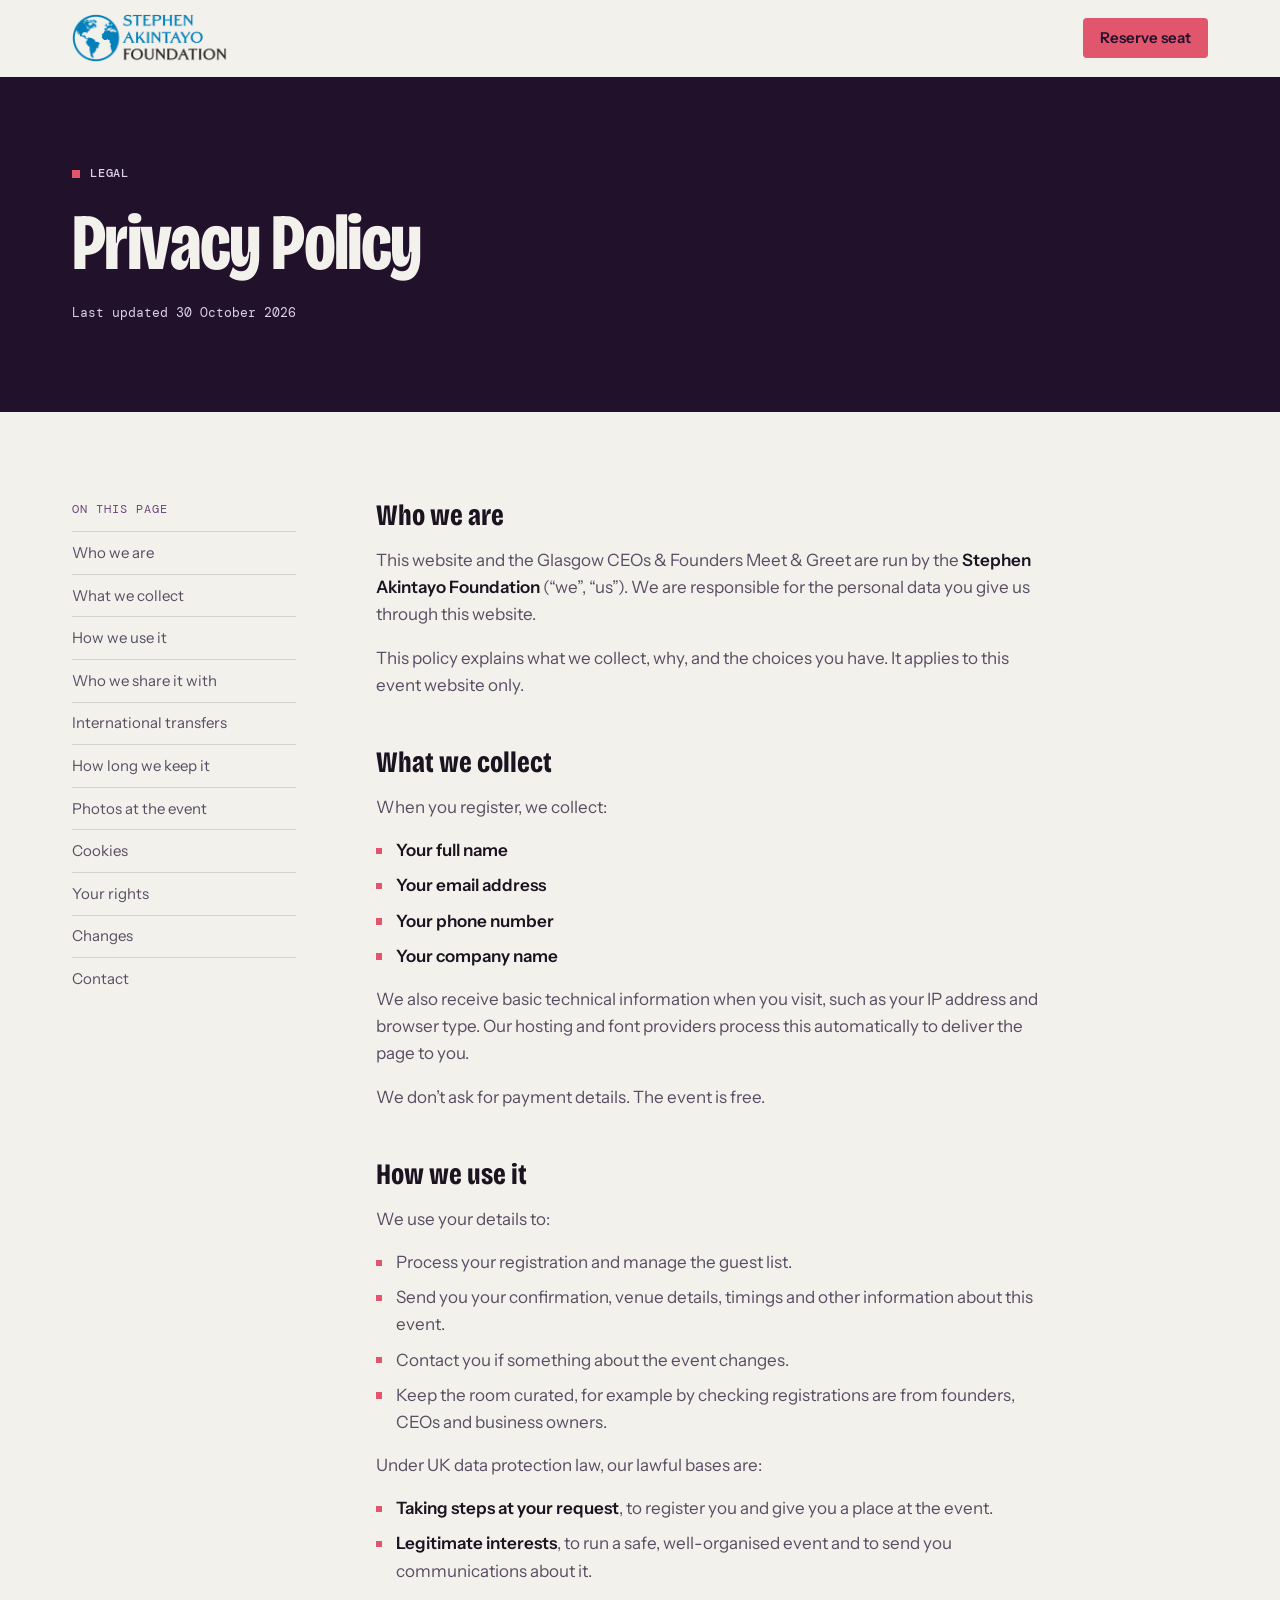
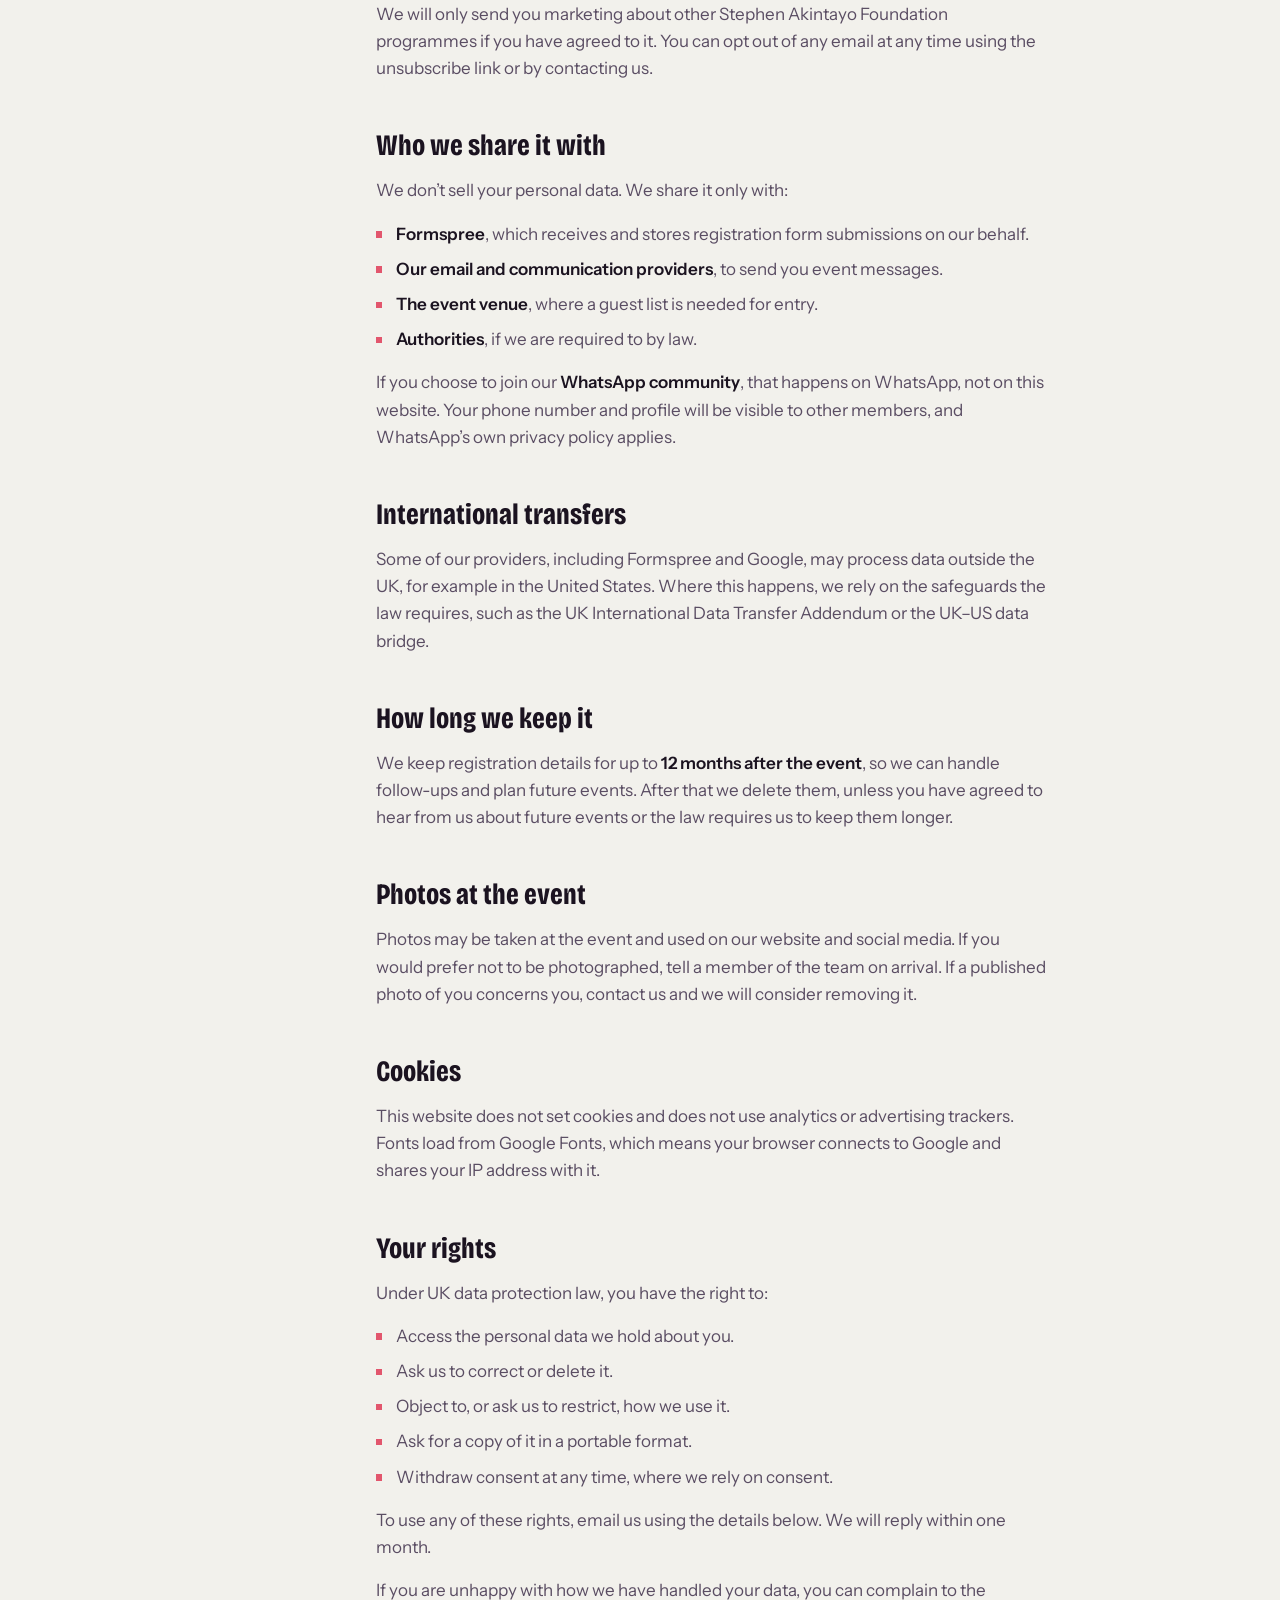
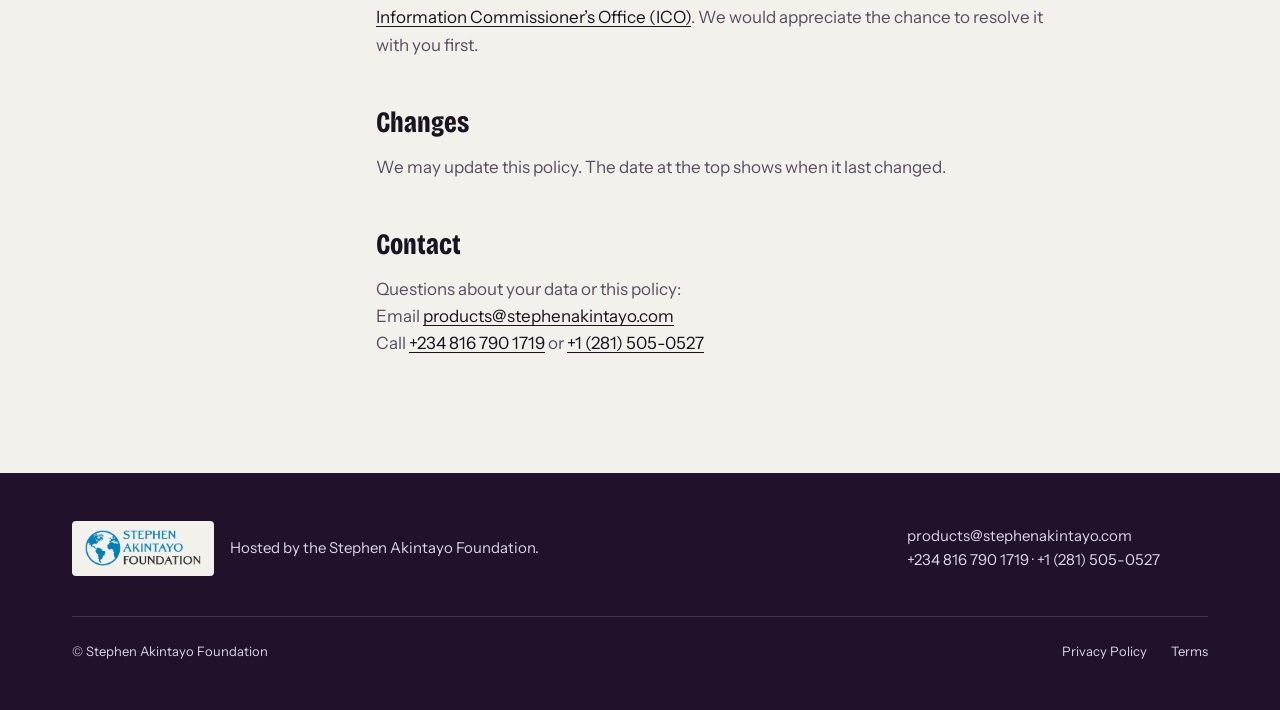
<file: privacy/index.html>
<!DOCTYPE html>
<html lang="en-GB">
<head>
  <meta charset="UTF-8">
  <meta name="viewport" content="width=device-width, initial-scale=1.0">
  <title>Privacy Policy · Glasgow CEOs &amp; Founders Meet &amp; Greet</title>
  <meta name="description" content="How the Stephen Akintayo Foundation collects, uses and protects your personal data when you register for the Glasgow CEOs &amp; Founders Meet &amp; Greet.">
  <meta name="robots" content="index, follow">
  <link rel="canonical" href="https://glasgow.stephenakintayofoundation.org/privacy">

  <meta name="theme-color" content="#22112A">
  <link rel="icon" href="../favicon.ico" sizes="any">
  <link rel="icon" href="../favicon.png" type="image/png">
  <link rel="apple-touch-icon" href="../apple-touch-icon.png">

  <link rel="preconnect" href="https://fonts.googleapis.com">
  <link rel="preconnect" href="https://fonts.gstatic.com" crossorigin>
  <link href="https://fonts.googleapis.com/css2?family=Bricolage+Grotesque:opsz,wdth,wght@12..96,75..100,400..800&family=DM+Mono:wght@400;500&family=Instrument+Sans:ital,wght@0,400..700;1,400&display=swap" rel="stylesheet">

  <link rel="stylesheet" href="../styles.css">
</head>
<body>
  <a class="skip-link" href="#main">Skip to content</a>

  <header class="site-header" role="banner">
    <div class="header-inner">
      <a href="/" class="logo" aria-label="Stephen Akintayo Foundation — event home">
        <img src="../logo-web.png" alt="Stephen Akintayo Foundation" class="logo-img" width="640" height="198">
      </a>
      <a href="/#register" class="btn btn--small header-cta">Reserve seat</a>
    </div>
  </header>

  <main id="main">
    <section class="legal-hero" aria-labelledby="legal-heading">
      <div class="section-inner">
        <p class="eyebrow">Legal</p>
        <h1 id="legal-heading" class="section-title">Privacy Policy</h1>
        <p class="legal-updated">Last updated 30 October 2026</p>
      </div>
    </section>

    <section class="legal-body">
      <div class="section-inner legal-layout">
        <nav class="legal-toc" aria-label="On this page">
          <p>On this page</p>
          <ul>
            <li><a href="#who-we-are">Who we are</a></li>
            <li><a href="#what-we-collect">What we collect</a></li>
            <li><a href="#how-we-use-it">How we use it</a></li>
            <li><a href="#sharing">Who we share it with</a></li>
            <li><a href="#transfers">International transfers</a></li>
            <li><a href="#retention">How long we keep it</a></li>
            <li><a href="#photography">Photos at the event</a></li>
            <li><a href="#cookies">Cookies</a></li>
            <li><a href="#your-rights">Your rights</a></li>
            <li><a href="#changes">Changes</a></li>
            <li><a href="#contact">Contact</a></li>
          </ul>
        </nav>

        <div class="legal-content">
          <h2 id="who-we-are">Who we are</h2>
          <p>This website and the Glasgow CEOs &amp; Founders Meet &amp; Greet are run by the <strong>Stephen Akintayo Foundation</strong> (“we”, “us”). We are responsible for the personal data you give us through this website.</p>
          <p>This policy explains what we collect, why, and the choices you have. It applies to this event website only.</p>

          <h2 id="what-we-collect">What we collect</h2>
          <p>When you register, we collect:</p>
          <ul>
            <li><strong>Your full name</strong></li>
            <li><strong>Your email address</strong></li>
            <li><strong>Your phone number</strong></li>
            <li><strong>Your company name</strong></li>
          </ul>
          <p>We also receive basic technical information when you visit, such as your IP address and browser type. Our hosting and font providers process this automatically to deliver the page to you.</p>
          <p>We don’t ask for payment details. The event is free.</p>

          <h2 id="how-we-use-it">How we use it</h2>
          <p>We use your details to:</p>
          <ul>
            <li>Process your registration and manage the guest list.</li>
            <li>Send you your confirmation, venue details, timings and other information about this event.</li>
            <li>Contact you if something about the event changes.</li>
            <li>Keep the room curated, for example by checking registrations are from founders, CEOs and business owners.</li>
          </ul>
          <p>Under UK data protection law, our lawful bases are:</p>
          <ul>
            <li><strong>Taking steps at your request</strong>, to register you and give you a place at the event.</li>
            <li><strong>Legitimate interests</strong>, to run a safe, well-organised event and to send you communications about it.</li>
          </ul>
          <p>We will only send you marketing about other Stephen Akintayo Foundation programmes if you have agreed to it. You can opt out of any email at any time using the unsubscribe link or by contacting us.</p>

          <h2 id="sharing">Who we share it with</h2>
          <p>We don’t sell your personal data. We share it only with:</p>
          <ul>
            <li><strong>Formspree</strong>, which receives and stores registration form submissions on our behalf.</li>
            <li><strong>Our email and communication providers</strong>, to send you event messages.</li>
            <li><strong>The event venue</strong>, where a guest list is needed for entry.</li>
            <li><strong>Authorities</strong>, if we are required to by law.</li>
          </ul>
          <p>If you choose to join our <strong>WhatsApp community</strong>, that happens on WhatsApp, not on this website. Your phone number and profile will be visible to other members, and WhatsApp’s own privacy policy applies.</p>

          <h2 id="transfers">International transfers</h2>
          <p>Some of our providers, including Formspree and Google, may process data outside the UK, for example in the United States. Where this happens, we rely on the safeguards the law requires, such as the UK International Data Transfer Addendum or the UK–US data bridge.</p>

          <h2 id="retention">How long we keep it</h2>
          <p>We keep registration details for up to <strong>12 months after the event</strong>, so we can handle follow-ups and plan future events. After that we delete them, unless you have agreed to hear from us about future events or the law requires us to keep them longer.</p>

          <h2 id="photography">Photos at the event</h2>
          <p>Photos may be taken at the event and used on our website and social media. If you would prefer not to be photographed, tell a member of the team on arrival. If a published photo of you concerns you, contact us and we will consider removing it.</p>

          <h2 id="cookies">Cookies</h2>
          <p>This website does not set cookies and does not use analytics or advertising trackers. Fonts load from Google Fonts, which means your browser connects to Google and shares your IP address with it.</p>

          <h2 id="your-rights">Your rights</h2>
          <p>Under UK data protection law, you have the right to:</p>
          <ul>
            <li>Access the personal data we hold about you.</li>
            <li>Ask us to correct or delete it.</li>
            <li>Object to, or ask us to restrict, how we use it.</li>
            <li>Ask for a copy of it in a portable format.</li>
            <li>Withdraw consent at any time, where we rely on consent.</li>
          </ul>
          <p>To use any of these rights, email us using the details below. We will reply within one month.</p>
          <p>If you are unhappy with how we have handled your data, you can complain to the <a href="https://ico.org.uk/make-a-complaint/" target="_blank" rel="noopener noreferrer">Information Commissioner’s Office (ICO)</a>. We would appreciate the chance to resolve it with you first.</p>

          <h2 id="changes">Changes</h2>
          <p>We may update this policy. The date at the top shows when it last changed.</p>

          <h2 id="contact">Contact</h2>
          <p>Questions about your data or this policy:<br>
          Email <a href="mailto:PRODUCTS@STEPHENAKINTAYO.COM">products@stephenakintayo.com</a><br>
          Call <a href="tel:+2348167901719">+234 816 790 1719</a> or <a href="tel:+12815050527">+1 (281) 505-0527</a></p>
        </div>
      </div>
    </section>
  </main>

  <footer class="site-footer" role="contentinfo">
    <div class="footer-inner">
      <div class="footer-brand">
        <span class="footer-logo"><img src="../logo-web.png" alt="Stephen Akintayo Foundation" width="640" height="198" loading="lazy"></span>
        <p>Hosted by the Stephen Akintayo Foundation.</p>
      </div>
      <div class="footer-contact">
        <p><a href="mailto:PRODUCTS@STEPHENAKINTAYO.COM">products@stephenakintayo.com</a></p>
        <p><a href="tel:+2348167901719">+234 816 790 1719</a> · <a href="tel:+12815050527">+1 (281) 505-0527</a></p>
      </div>
    </div>
    <nav class="footer-legal" aria-label="Legal">
      <p>© Stephen Akintayo Foundation</p>
      <ul>
        <li><a href="/privacy" aria-current="page">Privacy Policy</a></li>
        <li><a href="/terms">Terms</a></li>
      </ul>
    </nav>
  </footer>
</body>
</html>
</file>
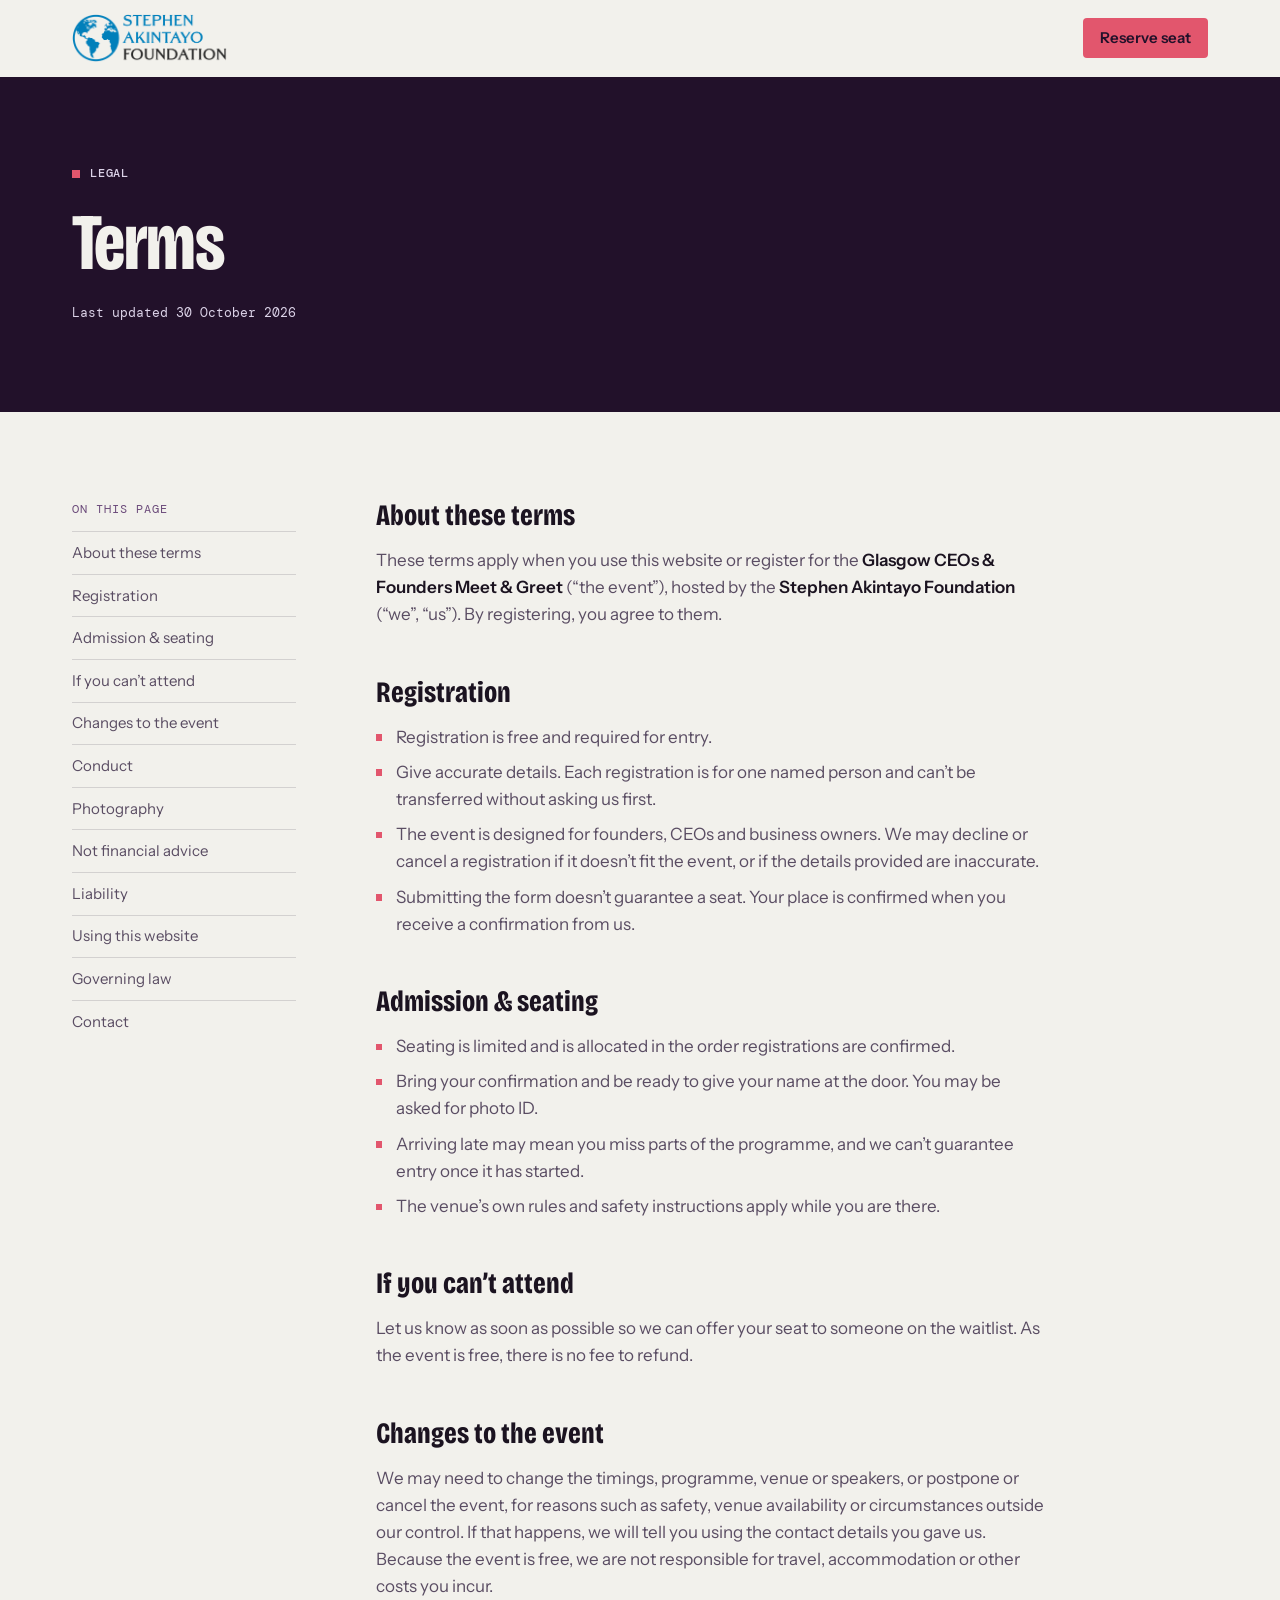
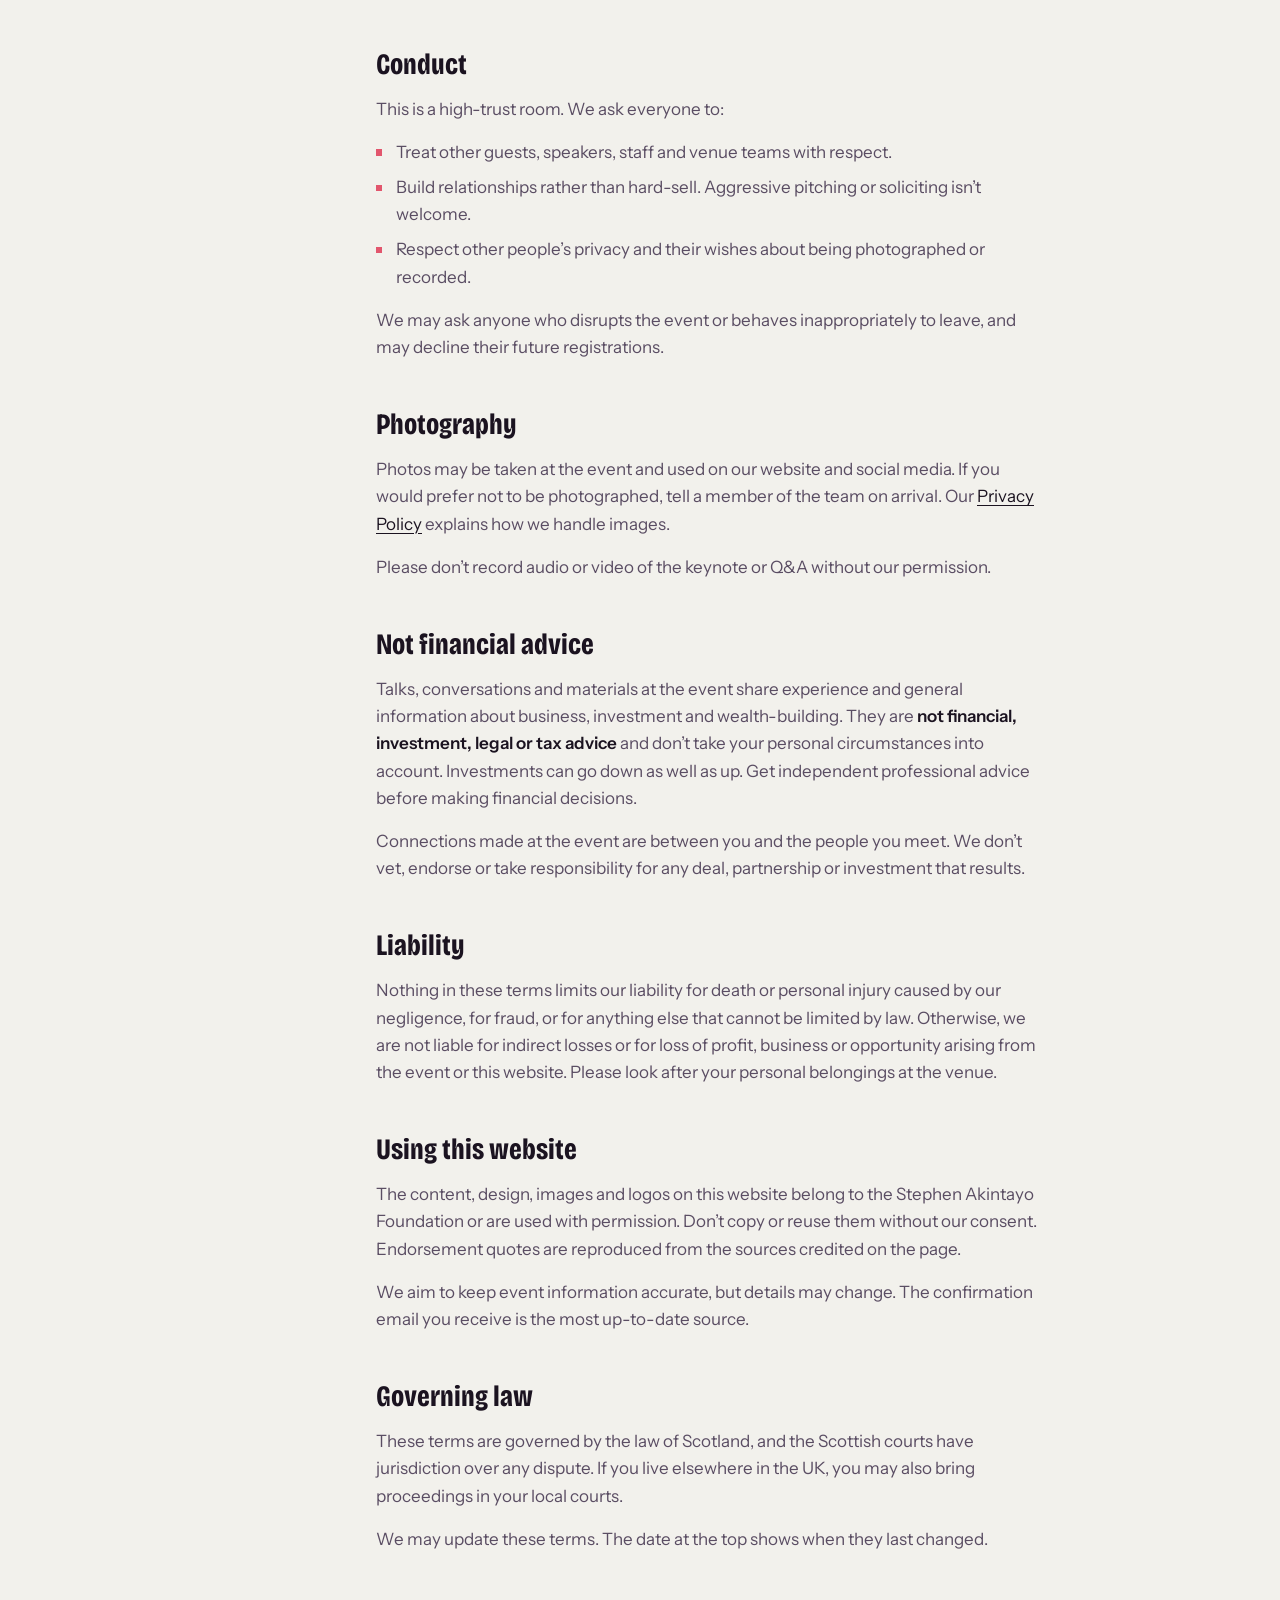
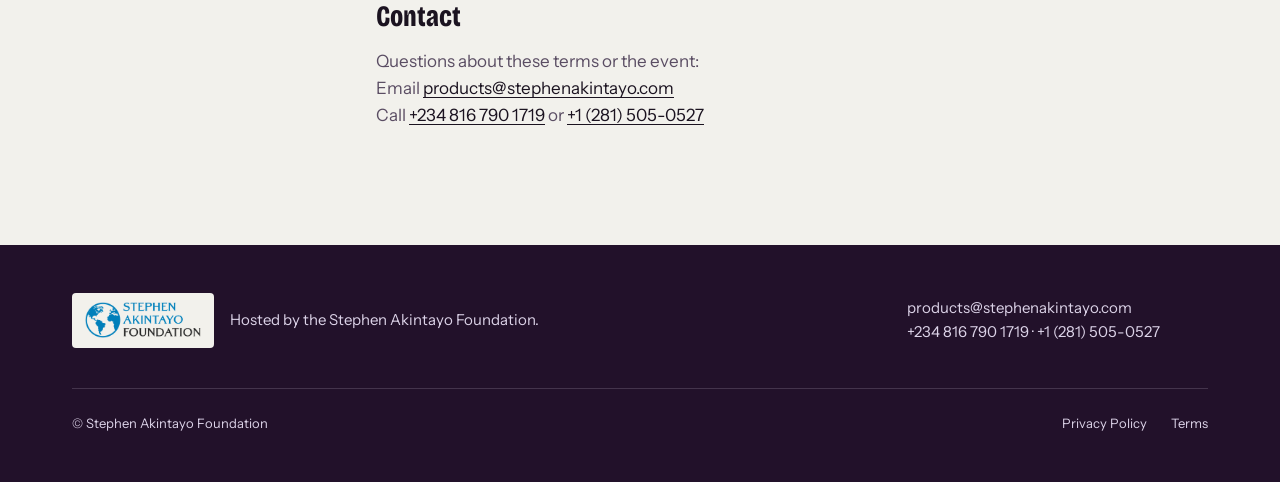
<file: terms/index.html>
<!DOCTYPE html>
<html lang="en-GB">
<head>
  <meta charset="UTF-8">
  <meta name="viewport" content="width=device-width, initial-scale=1.0">
  <title>Terms · Glasgow CEOs &amp; Founders Meet &amp; Greet</title>
  <meta name="description" content="Terms for registering for and attending the Glasgow CEOs &amp; Founders Meet &amp; Greet, hosted by the Stephen Akintayo Foundation.">
  <meta name="robots" content="index, follow">
  <link rel="canonical" href="https://glasgow.stephenakintayofoundation.org/terms">

  <meta name="theme-color" content="#22112A">
  <link rel="icon" href="../favicon.ico" sizes="any">
  <link rel="icon" href="../favicon.png" type="image/png">
  <link rel="apple-touch-icon" href="../apple-touch-icon.png">

  <link rel="preconnect" href="https://fonts.googleapis.com">
  <link rel="preconnect" href="https://fonts.gstatic.com" crossorigin>
  <link href="https://fonts.googleapis.com/css2?family=Bricolage+Grotesque:opsz,wdth,wght@12..96,75..100,400..800&family=DM+Mono:wght@400;500&family=Instrument+Sans:ital,wght@0,400..700;1,400&display=swap" rel="stylesheet">

  <link rel="stylesheet" href="../styles.css">
</head>
<body>
  <a class="skip-link" href="#main">Skip to content</a>

  <header class="site-header" role="banner">
    <div class="header-inner">
      <a href="/" class="logo" aria-label="Stephen Akintayo Foundation — event home">
        <img src="../logo-web.png" alt="Stephen Akintayo Foundation" class="logo-img" width="640" height="198">
      </a>
      <a href="/#register" class="btn btn--small header-cta">Reserve seat</a>
    </div>
  </header>

  <main id="main">
    <section class="legal-hero" aria-labelledby="legal-heading">
      <div class="section-inner">
        <p class="eyebrow">Legal</p>
        <h1 id="legal-heading" class="section-title">Terms</h1>
        <p class="legal-updated">Last updated 30 October 2026</p>
      </div>
    </section>

    <section class="legal-body">
      <div class="section-inner legal-layout">
        <nav class="legal-toc" aria-label="On this page">
          <p>On this page</p>
          <ul>
            <li><a href="#about">About these terms</a></li>
            <li><a href="#registration">Registration</a></li>
            <li><a href="#admission">Admission &amp; seating</a></li>
            <li><a href="#cancelling">If you can’t attend</a></li>
            <li><a href="#changes-to-event">Changes to the event</a></li>
            <li><a href="#conduct">Conduct</a></li>
            <li><a href="#photography">Photography</a></li>
            <li><a href="#no-advice">Not financial advice</a></li>
            <li><a href="#liability">Liability</a></li>
            <li><a href="#website">Using this website</a></li>
            <li><a href="#law">Governing law</a></li>
            <li><a href="#contact">Contact</a></li>
          </ul>
        </nav>

        <div class="legal-content">
          <h2 id="about">About these terms</h2>
          <p>These terms apply when you use this website or register for the <strong>Glasgow CEOs &amp; Founders Meet &amp; Greet</strong> (“the event”), hosted by the <strong>Stephen Akintayo Foundation</strong> (“we”, “us”). By registering, you agree to them.</p>

          <h2 id="registration">Registration</h2>
          <ul>
            <li>Registration is free and required for entry.</li>
            <li>Give accurate details. Each registration is for one named person and can’t be transferred without asking us first.</li>
            <li>The event is designed for founders, CEOs and business owners. We may decline or cancel a registration if it doesn’t fit the event, or if the details provided are inaccurate.</li>
            <li>Submitting the form doesn’t guarantee a seat. Your place is confirmed when you receive a confirmation from us.</li>
          </ul>

          <h2 id="admission">Admission &amp; seating</h2>
          <ul>
            <li>Seating is limited and is allocated in the order registrations are confirmed.</li>
            <li>Bring your confirmation and be ready to give your name at the door. You may be asked for photo ID.</li>
            <li>Arriving late may mean you miss parts of the programme, and we can’t guarantee entry once it has started.</li>
            <li>The venue’s own rules and safety instructions apply while you are there.</li>
          </ul>

          <h2 id="cancelling">If you can’t attend</h2>
          <p>Let us know as soon as possible so we can offer your seat to someone on the waitlist. As the event is free, there is no fee to refund.</p>

          <h2 id="changes-to-event">Changes to the event</h2>
          <p>We may need to change the timings, programme, venue or speakers, or postpone or cancel the event, for reasons such as safety, venue availability or circumstances outside our control. If that happens, we will tell you using the contact details you gave us. Because the event is free, we are not responsible for travel, accommodation or other costs you incur.</p>

          <h2 id="conduct">Conduct</h2>
          <p>This is a high-trust room. We ask everyone to:</p>
          <ul>
            <li>Treat other guests, speakers, staff and venue teams with respect.</li>
            <li>Build relationships rather than hard-sell. Aggressive pitching or soliciting isn’t welcome.</li>
            <li>Respect other people’s privacy and their wishes about being photographed or recorded.</li>
          </ul>
          <p>We may ask anyone who disrupts the event or behaves inappropriately to leave, and may decline their future registrations.</p>

          <h2 id="photography">Photography</h2>
          <p>Photos may be taken at the event and used on our website and social media. If you would prefer not to be photographed, tell a member of the team on arrival. Our <a href="/privacy">Privacy Policy</a> explains how we handle images.</p>
          <p>Please don’t record audio or video of the keynote or Q&amp;A without our permission.</p>

          <h2 id="no-advice">Not financial advice</h2>
          <p>Talks, conversations and materials at the event share experience and general information about business, investment and wealth-building. They are <strong>not financial, investment, legal or tax advice</strong> and don’t take your personal circumstances into account. Investments can go down as well as up. Get independent professional advice before making financial decisions.</p>
          <p>Connections made at the event are between you and the people you meet. We don’t vet, endorse or take responsibility for any deal, partnership or investment that results.</p>

          <h2 id="liability">Liability</h2>
          <p>Nothing in these terms limits our liability for death or personal injury caused by our negligence, for fraud, or for anything else that cannot be limited by law. Otherwise, we are not liable for indirect losses or for loss of profit, business or opportunity arising from the event or this website. Please look after your personal belongings at the venue.</p>

          <h2 id="website">Using this website</h2>
          <p>The content, design, images and logos on this website belong to the Stephen Akintayo Foundation or are used with permission. Don’t copy or reuse them without our consent. Endorsement quotes are reproduced from the sources credited on the page.</p>
          <p>We aim to keep event information accurate, but details may change. The confirmation email you receive is the most up-to-date source.</p>

          <h2 id="law">Governing law</h2>
          <p>These terms are governed by the law of Scotland, and the Scottish courts have jurisdiction over any dispute. If you live elsewhere in the UK, you may also bring proceedings in your local courts.</p>
          <p>We may update these terms. The date at the top shows when they last changed.</p>

          <h2 id="contact">Contact</h2>
          <p>Questions about these terms or the event:<br>
          Email <a href="mailto:PRODUCTS@STEPHENAKINTAYO.COM">products@stephenakintayo.com</a><br>
          Call <a href="tel:+2348167901719">+234 816 790 1719</a> or <a href="tel:+12815050527">+1 (281) 505-0527</a></p>
        </div>
      </div>
    </section>
  </main>

  <footer class="site-footer" role="contentinfo">
    <div class="footer-inner">
      <div class="footer-brand">
        <span class="footer-logo"><img src="../logo-web.png" alt="Stephen Akintayo Foundation" width="640" height="198" loading="lazy"></span>
        <p>Hosted by the Stephen Akintayo Foundation.</p>
      </div>
      <div class="footer-contact">
        <p><a href="mailto:PRODUCTS@STEPHENAKINTAYO.COM">products@stephenakintayo.com</a></p>
        <p><a href="tel:+2348167901719">+234 816 790 1719</a> · <a href="tel:+12815050527">+1 (281) 505-0527</a></p>
      </div>
    </div>
    <nav class="footer-legal" aria-label="Legal">
      <p>© Stephen Akintayo Foundation</p>
      <ul>
        <li><a href="/privacy">Privacy Policy</a></li>
        <li><a href="/terms" aria-current="page">Terms</a></li>
      </ul>
    </nav>
  </footer>
</body>
</html>
</file>
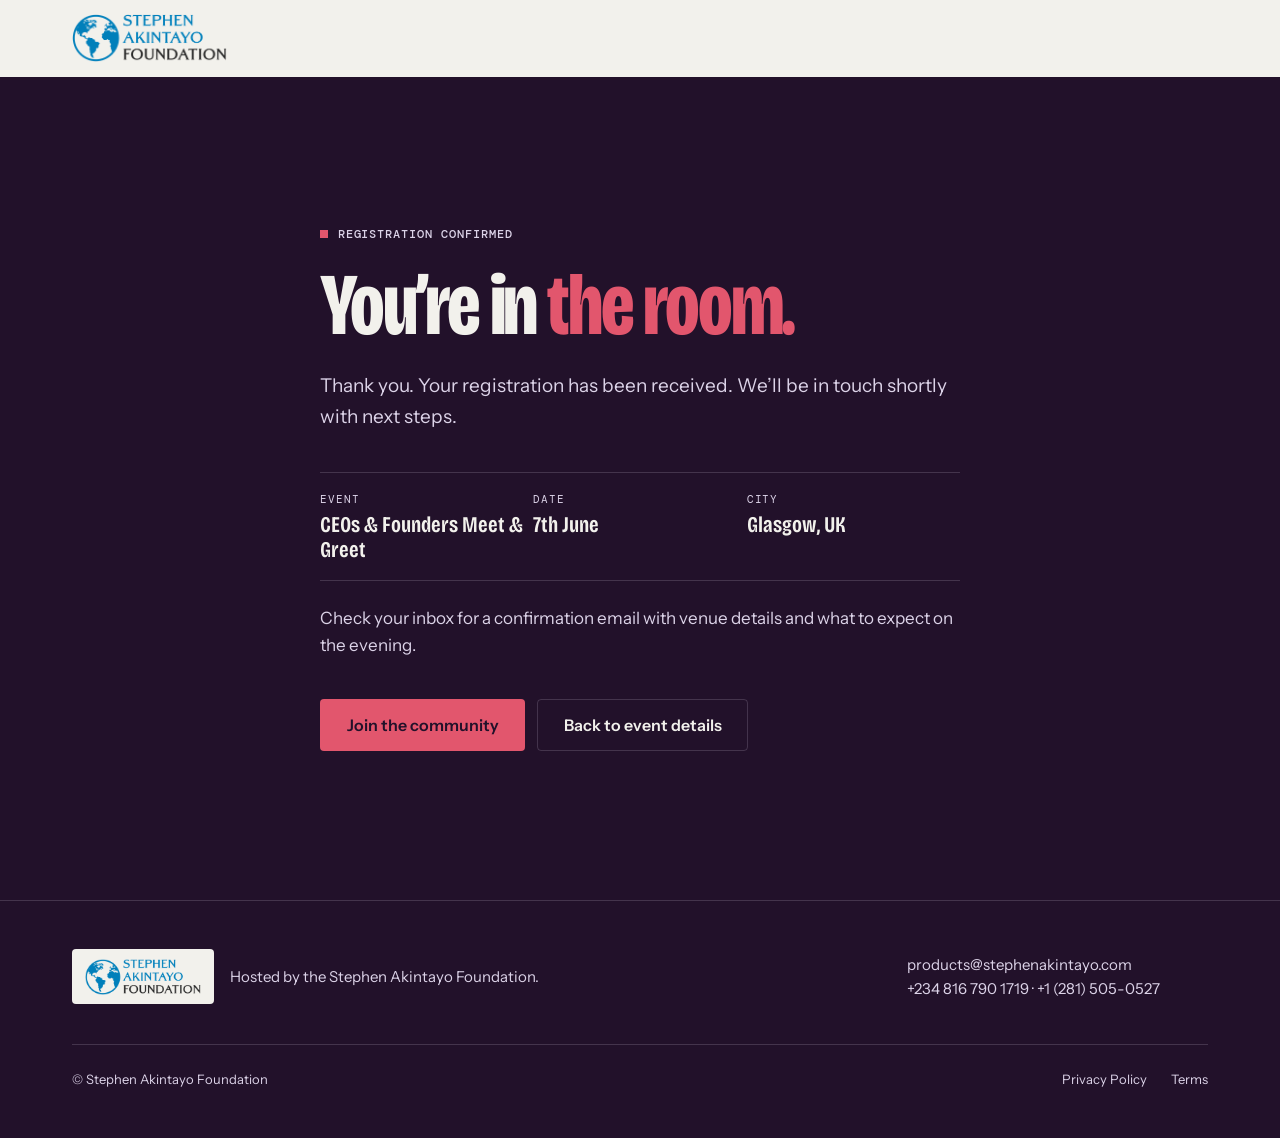
<file: thank-you/index.html>
<!DOCTYPE html>
<html lang="en-GB">
<head>
  <meta charset="UTF-8">
  <meta name="viewport" content="width=device-width, initial-scale=1.0">
  <title>Registration Confirmed · Glasgow CEOs &amp; Founders Meet &amp; Greet</title>
  <meta name="description" content="Your registration for the Glasgow CEOs &amp; Founders Meet &amp; Greet on 7th June has been received.">
  <meta name="robots" content="noindex, nofollow">
  <link rel="canonical" href="https://glasgow.stephenakintayofoundation.org/thank-you">

  <meta name="theme-color" content="#22112A">
  <link rel="icon" href="../favicon.ico" sizes="any">
  <link rel="icon" href="../favicon.png" type="image/png">
  <link rel="apple-touch-icon" href="../apple-touch-icon.png">

  <link rel="preconnect" href="https://fonts.googleapis.com">
  <link rel="preconnect" href="https://fonts.gstatic.com" crossorigin>
  <link href="https://fonts.googleapis.com/css2?family=Bricolage+Grotesque:opsz,wdth,wght@12..96,75..100,400..800&family=DM+Mono:wght@400;500&family=Instrument+Sans:ital,wght@0,400..700;1,400&display=swap" rel="stylesheet">

  <link rel="stylesheet" href="../styles.css">
</head>
<body class="thank-you-page">
  <a class="skip-link" href="#main">Skip to content</a>

  <header class="site-header" role="banner">
    <div class="header-inner">
      <a href="https://glasgow.stephenakintayofoundation.org/" class="logo" aria-label="Stephen Akintayo Foundation — home">
        <img src="../logo-web.png" alt="Stephen Akintayo Foundation" class="logo-img" width="640" height="198">
      </a>
    </div>
  </header>

  <main id="main" class="thank-you-main">
    <section class="thank-you-inner" aria-labelledby="thank-you-heading">
      <p class="eyebrow">Registration confirmed</p>
      <h1 id="thank-you-heading" class="thank-you-title">You’re in <em>the room.</em></h1>
      <p class="thank-you-lead">Thank you. Your registration has been received. We’ll be in touch shortly with next steps.</p>
      <dl class="thank-you-ticket">
        <div>
          <dt>Event</dt>
          <dd>CEOs &amp; Founders Meet &amp; Greet</dd>
        </div>
        <div>
          <dt>Date</dt>
          <dd>7th June</dd>
        </div>
        <div>
          <dt>City</dt>
          <dd>Glasgow, UK</dd>
        </div>
      </dl>
      <p class="thank-you-note">Check your inbox for a confirmation email with venue details and what to expect on the evening.</p>
      <div class="thank-you-actions">
        <a href="https://chat.whatsapp.com/J5k2oBiQmTjIgvpFtMNJKl?mode=gi_t" class="btn btn--primary" target="_blank" rel="noopener noreferrer">Join the community</a>
        <a href="/" class="btn btn--ghost">Back to event details</a>
      </div>
    </section>
  </main>

  <footer class="site-footer" role="contentinfo">
    <div class="footer-inner">
      <div class="footer-brand">
        <span class="footer-logo"><img src="../logo-web.png" alt="Stephen Akintayo Foundation" width="640" height="198" loading="lazy"></span>
        <p>Hosted by the Stephen Akintayo Foundation.</p>
      </div>
      <div class="footer-contact">
        <p><a href="mailto:PRODUCTS@STEPHENAKINTAYO.COM">products@stephenakintayo.com</a></p>
        <p><a href="tel:+2348167901719">+234 816 790 1719</a> · <a href="tel:+12815050527">+1 (281) 505-0527</a></p>
      </div>
    </div>
    <nav class="footer-legal" aria-label="Legal">
      <p>© Stephen Akintayo Foundation</p>
      <ul>
        <li><a href="/privacy">Privacy Policy</a></li>
        <li><a href="/terms">Terms</a></li>
      </ul>
    </nav>
  </footer>
</body>
</html>
</file>
<file: styles.css>
/* ==========================================================================
   Glasgow CEOs & Founders Meet & Greet
   "Mackintosh at dusk": aubergine night, lilac mist, chalk, one rose accent.
   Signature: the square lattice (100 seats, one is yours).
   ========================================================================== */

:root {
  --night: #22112a;
  --night-2: #2e1a37;
  --heather: #6b4a7a;
  --mist: #dcd3e8;
  --mist-soft: #e9e3f0;
  --chalk: #f2f1ec;
  --rose: #e2566d;
  --rose-deep: #c43d55;
  --ink: #1b1320;
  --ink-soft: #5a4d63;
  --line: rgba(34, 17, 42, 0.14);
  --line-light: rgba(220, 211, 232, 0.18);

  --font-display: "Bricolage Grotesque", "Arial Narrow", system-ui, sans-serif;
  --font-body: "Instrument Sans", system-ui, -apple-system, "Segoe UI", sans-serif;
  --font-mono: "DM Mono", ui-monospace, "SFMono-Regular", Consolas, monospace;

  --max: 76rem;
  --gutter: clamp(1rem, 4vw, 2.5rem);
  --section-y: clamp(4rem, 9vw, 8rem);
  --header-h: 4.75rem;
  --radius: 4px;
  --ease: cubic-bezier(0.22, 1, 0.36, 1);
}

/* --------------------------------------------------------------------------
   Base
   -------------------------------------------------------------------------- */

*,
*::before,
*::after {
  box-sizing: border-box;
}

html {
  scroll-behavior: smooth;
  overflow-x: clip;
  -webkit-text-size-adjust: 100%;
}

body {
  margin: 0;
  font-family: var(--font-body);
  font-size: 1.0625rem;
  line-height: 1.6;
  color: var(--ink);
  background: var(--chalk);
  -webkit-font-smoothing: antialiased;
  overflow-x: clip;
  padding-top: var(--header-h);
}

img {
  display: block;
  max-width: 100%;
  height: auto;
}

figure {
  margin: 0;
}

h1,
h2,
h3 {
  margin: 0;
  font-weight: inherit;
}

p {
  margin: 0;
}

ul,
ol {
  margin: 0;
  padding: 0;
  list-style: none;
}

a {
  color: inherit;
  text-decoration-thickness: 1px;
  text-underline-offset: 0.2em;
}

:focus-visible {
  outline: 2px solid var(--rose);
  outline-offset: 3px;
}

::selection {
  background: var(--rose);
  color: var(--night);
}

.skip-link {
  position: absolute;
  left: 1rem;
  top: -4rem;
  z-index: 200;
  padding: 0.6rem 1rem;
  background: var(--rose);
  color: var(--night);
  font-weight: 600;
  text-decoration: none;
}

.skip-link:focus {
  top: 1rem;
}

.visually-hidden {
  position: absolute;
  width: 1px;
  height: 1px;
  overflow: hidden;
  clip: rect(0 0 0 0);
  white-space: nowrap;
}

.bracket {
  font-family: var(--font-mono);
  font-size: 0.85em;
  color: var(--heather);
}

/* --------------------------------------------------------------------------
   Type
   -------------------------------------------------------------------------- */

.eyebrow {
  font-family: var(--font-mono);
  font-size: 0.75rem;
  font-weight: 500;
  letter-spacing: 0.08em;
  text-transform: uppercase;
  color: var(--heather);
  display: flex;
  align-items: center;
  gap: 0.6rem;
  margin-bottom: 1.25rem;
}

/* small Mackintosh square before every eyebrow */
.eyebrow::before {
  content: "";
  width: 0.5rem;
  height: 0.5rem;
  background: var(--rose);
  flex: none;
}

.section-title {
  font-family: var(--font-display);
  font-stretch: 75%;
  font-weight: 700;
  font-size: clamp(2.25rem, 4.6vw, 3.75rem);
  line-height: 1;
  letter-spacing: -0.02em;
  max-width: 18ch;
  text-wrap: balance;
}

.section-title--wide {
  max-width: 24ch;
}

.section-title em,
.hero-title em,
.final-title em {
  font-style: normal;
  color: var(--rose);
}

.section-intro {
  margin-top: 1.5rem;
  font-size: 1.1875rem;
  line-height: 1.55;
  max-width: 34rem;
  color: var(--ink-soft);
}

.prose {
  max-width: 36rem;
  color: var(--ink-soft);
}

.prose p + p {
  margin-top: 1.1rem;
}

.prose .btn {
  margin-top: 2rem;
}

/* --------------------------------------------------------------------------
   Buttons
   -------------------------------------------------------------------------- */

.btn {
  display: inline-flex;
  align-items: center;
  justify-content: center;
  gap: 0.5rem;
  min-height: 3.25rem;
  padding: 0.85rem 1.6rem;
  border: 1px solid transparent;
  border-radius: var(--radius);
  font-family: var(--font-body);
  font-size: 1rem;
  font-weight: 600;
  line-height: 1.2;
  text-decoration: none;
  cursor: pointer;
  transition:
    background-color 0.2s ease,
    color 0.2s ease,
    border-color 0.2s ease,
    transform 0.2s var(--ease);
}

.btn:active {
  transform: translateY(1px);
}

.btn--primary {
  background: var(--rose);
  color: var(--night);
}

.btn--primary:hover {
  background: #ec6e83;
}

.btn--dark {
  background: var(--night);
  color: var(--chalk);
}

.btn--dark:hover {
  background: var(--night-2);
}

.btn--ghost {
  border-color: var(--line-light);
  color: var(--chalk);
}

.btn--ghost:hover {
  border-color: var(--mist);
}

.btn--small {
  min-height: 2.5rem;
  padding: 0.5rem 1rem;
  font-size: 0.9375rem;
  background: var(--rose);
  color: var(--night);
}

.btn--small:hover {
  background: #ec6e83;
}

.btn--large {
  min-height: 3.75rem;
  padding: 1rem 2rem;
  font-size: 1.0625rem;
}

.btn--full {
  width: 100%;
}

.btn:disabled,
.btn.is-loading {
  opacity: 0.7;
  cursor: progress;
}

/* --------------------------------------------------------------------------
   Header
   -------------------------------------------------------------------------- */

.site-header {
  position: fixed;
  inset: 0 0 auto;
  z-index: 100;
  background: var(--chalk);
  color: var(--ink);
  border-bottom: 1px solid transparent;
  transition: border-color 0.3s ease;
}

.site-header.is-scrolled {
  border-bottom-color: var(--line);
}

.header-inner {
  max-width: var(--max);
  height: var(--header-h);
  margin: 0 auto;
  padding: 0 var(--gutter);
  display: flex;
  align-items: center;
  gap: 2rem;
}

.logo {
  display: inline-flex;
  align-items: center;
  gap: 0.7rem;
  text-decoration: none;
  margin-right: auto;
}

.logo-img {
  height: 3rem;
  width: auto;
}

.footer-logo {
  display: inline-flex;
  padding: 0.6rem 0.8rem;
  background: var(--chalk);
  border-radius: var(--radius);
}

.footer-logo img {
  height: 2.25rem;
  width: auto;
}

.nav-desktop {
  display: none;
}

.nav-desktop ul {
  display: flex;
  gap: 2rem;
}

.nav-desktop a {
  font-size: 0.9375rem;
  font-weight: 500;
  text-decoration: none;
  color: var(--ink-soft);
  transition: color 0.2s ease;
}

.nav-desktop a:hover {
  color: var(--ink);
}

.btn--cta-header[hidden] {
  display: none;
}

.nav-toggle {
  width: 2.75rem;
  height: 2.75rem;
  display: inline-flex;
  flex-direction: column;
  align-items: center;
  justify-content: center;
  gap: 6px;
  padding: 0;
  background: none;
  border: 0;
  cursor: pointer;
  color: var(--ink);
}

.nav-toggle-bar {
  width: 22px;
  height: 2px;
  background: currentColor;
  transition: transform 0.3s var(--ease);
}

.nav-toggle[aria-expanded="true"] .nav-toggle-bar:nth-child(1) {
  transform: translateY(4px) rotate(45deg);
}

.nav-toggle[aria-expanded="true"] .nav-toggle-bar:nth-child(2) {
  transform: translateY(-4px) rotate(-45deg);
}

.nav-mobile {
  position: fixed;
  inset: var(--header-h) 0 0;
  background: var(--night);
  color: var(--chalk);
  padding: 2rem var(--gutter);
  display: flex;
  flex-direction: column;
  gap: 2rem;
  overflow-y: auto;
}

.nav-mobile[hidden] {
  display: none;
}

.nav-mobile a:not(.btn) {
  display: block;
  padding: 0.9rem 0;
  border-bottom: 1px solid var(--line-light);
  font-family: var(--font-display);
  font-stretch: 75%;
  font-weight: 600;
  font-size: 2rem;
  text-decoration: none;
}

/* --------------------------------------------------------------------------
   Hero
   -------------------------------------------------------------------------- */

.hero {
  background: var(--night);
  color: var(--chalk);
  padding-top: clamp(2.5rem, 6vw, 5rem);
}

.hero-inner {
  max-width: var(--max);
  margin: 0 auto;
  padding: 0 var(--gutter);
  display: grid;
  gap: 3rem;
  align-items: end;
}

.hero-kicker {
  font-family: var(--font-mono);
  font-size: 0.75rem;
  letter-spacing: 0.08em;
  text-transform: uppercase;
  color: var(--mist);
  margin-bottom: 1.75rem;
}

.hero-title {
  font-family: var(--font-display);
  font-stretch: 75%;
  font-weight: 700;
  font-size: clamp(2.9rem, 7.2vw, 6.25rem);
  line-height: 0.95;
  letter-spacing: -0.012em;
  text-wrap: balance;
}

.hero-sub {
  margin-top: 2rem;
  max-width: 34rem;
  font-size: 1.125rem;
  line-height: 1.6;
  color: var(--mist);
}

.hero-actions {
  margin-top: 2.5rem;
  display: flex;
  flex-wrap: wrap;
  align-items: center;
  gap: 1rem 1.5rem;
}

.hero-free {
  font-family: var(--font-mono);
  font-size: 0.8125rem;
  color: var(--mist);
}

.hero-portrait {
  position: relative;
  max-width: 26rem;
  justify-self: start;
}

.hero-portrait img {
  width: 100%;
  aspect-ratio: 4 / 5;
  object-fit: cover;
  object-position: top center;
  border-radius: var(--radius);
  background: var(--night-2);
  filter: saturate(0.92);
}

/* lattice detail stepping off the portrait corner */
.hero-portrait::before {
  content: "";
  position: absolute;
  top: -1.25rem;
  right: -1.25rem;
  width: 4.25rem;
  height: 4.25rem;
  background-image:
    linear-gradient(var(--rose), var(--rose)),
    linear-gradient(var(--mist), var(--mist)),
    linear-gradient(var(--mist), var(--mist)),
    linear-gradient(var(--mist), var(--mist)),
    linear-gradient(var(--mist), var(--mist)),
    linear-gradient(var(--mist), var(--mist));
  background-size: 1.25rem 1.25rem;
  background-repeat: no-repeat;
  background-position:
    100% 0,
    50% 0,
    100% 50%,
    0 0,
    100% 100%,
    50% 50%;
  opacity: 0.95;
  z-index: 1;
}

.hero-portrait figcaption {
  margin-top: 1rem;
  display: flex;
  flex-direction: column;
  gap: 0.15rem;
}

.hero-portrait-name {
  font-weight: 600;
}

.hero-portrait-role {
  font-family: var(--font-mono);
  font-size: 0.75rem;
  color: var(--mist);
}

/* Ticket strip */
.ticket {
  max-width: var(--max);
  margin: clamp(3rem, 6vw, 5rem) auto 0;
  padding: 0 var(--gutter);
  display: grid;
  gap: 0;
}

.ticket-facts,
.ticket-count {
  border-top: 1px solid var(--line-light);
  padding: 1.25rem 0;
}

.ticket-facts {
  display: grid;
  grid-template-columns: repeat(3, 1fr);
  gap: 1rem;
  margin: 0;
}

.ticket-facts dt,
.ticket-count-label {
  font-family: var(--font-mono);
  font-size: 0.6875rem;
  letter-spacing: 0.08em;
  text-transform: uppercase;
  color: var(--mist);
  opacity: 0.8;
}

.ticket-facts dd {
  margin: 0.3rem 0 0;
  font-family: var(--font-display);
  font-stretch: 75%;
  font-weight: 600;
  font-size: clamp(1.15rem, 2.4vw, 1.5rem);
  line-height: 1.1;
}

.ticket-count {
  display: flex;
  align-items: baseline;
  justify-content: space-between;
  gap: 1rem;
}

.countdown-grid {
  display: flex;
  gap: 1rem;
  font-family: var(--font-mono);
}

.countdown-num {
  font-size: clamp(1.15rem, 2.4vw, 1.5rem);
  font-weight: 500;
  font-variant-numeric: tabular-nums;
  color: var(--chalk);
}

.countdown-cap {
  font-size: 0.8125rem;
  color: var(--rose);
  margin-left: 0.1rem;
}

/* Hero load sequence */
.hero-reveal {
  opacity: 0;
  transform: translateY(14px);
}

.hero.is-loaded .hero-reveal {
  animation: rise 0.9s var(--ease) forwards;
}

.hero.is-loaded .hero-kicker { animation-delay: 0.05s; }
.hero.is-loaded .hero-title { animation-delay: 0.15s; }
.hero.is-loaded .hero-sub { animation-delay: 0.3s; }
.hero.is-loaded .hero-actions { animation-delay: 0.4s; }
.hero.is-loaded .hero-portrait { animation-delay: 0.25s; }

@keyframes rise {
  to {
    opacity: 1;
    transform: none;
  }
}

/* --------------------------------------------------------------------------
   Sections
   -------------------------------------------------------------------------- */

.section {
  padding: var(--section-y) 0;
}

.section-inner {
  max-width: var(--max);
  margin: 0 auto;
  padding: 0 var(--gutter);
}

.section-inner + .section-inner {
  margin-top: clamp(3rem, 6vw, 5rem);
}

.section--chalk {
  background: var(--chalk);
}

.section--mist {
  background: var(--mist-soft);
}

.section--heather {
  background: var(--heather);
  color: var(--chalk);
}

.section--night {
  background: var(--night);
  color: var(--chalk);
}

.section--rose {
  background: var(--rose);
  color: var(--night);
}

/* light-on-dark adjustments */
.section--night .eyebrow,
.section--heather .eyebrow {
  color: var(--mist);
}

.section--night .section-intro,
.section--night .prose,
.section--heather .section-intro,
.section--heather .prose {
  color: var(--mist);
}

.section--heather .prose {
  color: var(--chalk);
}

.section--heather .eyebrow::before {
  background: var(--chalk);
}

.split {
  display: grid;
  gap: 2.5rem;
}

.reveal {
  opacity: 0;
  transform: translateY(20px);
  transition:
    opacity 0.8s var(--ease),
    transform 0.8s var(--ease);
}

.reveal.is-visible {
  opacity: 1;
  transform: none;
}

/* Hook */
.hook .section-inner {
  max-width: 64rem;
}

.hook-text {
  font-family: var(--font-display);
  font-stretch: 75%;
  font-weight: 500;
  font-size: clamp(1.9rem, 4.2vw, 3.4rem);
  line-height: 1.08;
  letter-spacing: -0.015em;
  text-wrap: pretty;
}

.hook-turn {
  font-weight: 700;
  color: var(--rose-deep);
}

.hook-body {
  margin-top: 2rem;
  max-width: 40rem;
  margin-left: auto;
  color: var(--ink-soft);
  font-size: 1.125rem;
}

/* Problem statements */
.statement-list {
  border-top: 1px solid var(--line-light);
}

.statement-list li {
  padding: 1.35rem 0 1.35rem 2rem;
  border-bottom: 1px solid var(--line-light);
  position: relative;
  font-size: 1.1875rem;
  line-height: 1.5;
}

.statement-list li::before {
  content: "";
  position: absolute;
  left: 0;
  top: 1.95rem;
  width: 0.55rem;
  height: 0.55rem;
  border: 1px solid var(--rose);
}

.pull-quote {
  margin: 0;
  padding-left: clamp(1.25rem, 3vw, 2rem);
  border-left: 3px solid var(--rose);
  font-family: var(--font-display);
  font-stretch: 75%;
  font-weight: 600;
  font-size: clamp(1.6rem, 3.4vw, 2.6rem);
  line-height: 1.1;
  max-width: 30ch;
  text-wrap: balance;
}

/* Audience fit */
.fit-grid {
  margin-top: 3rem;
  display: grid;
  gap: 1.25rem;
}

.fit-card {
  border-radius: var(--radius);
  padding: clamp(1.5rem, 3.5vw, 2.5rem);
}

.fit-card--yes {
  background: var(--chalk);
}

.fit-card--no {
  background: transparent;
  border: 1px solid var(--line);
}

.fit-label {
  font-family: var(--font-mono);
  font-size: 0.75rem;
  letter-spacing: 0.08em;
  text-transform: uppercase;
  margin-bottom: 1.25rem;
  color: var(--heather);
}

.fit-list li {
  position: relative;
  padding: 0.85rem 0 0.85rem 2rem;
  border-top: 1px solid var(--line);
}

.fit-list li::before {
  position: absolute;
  left: 0;
  top: 0.85rem;
  font-family: var(--font-mono);
  font-weight: 500;
}

.fit-card--yes .fit-list li::before {
  content: "✓";
  color: var(--rose-deep);
}

.fit-card--no .fit-list li {
  color: var(--ink-soft);
}

.fit-card--no .fit-list li::before {
  content: "×";
  color: var(--heather);
}

/* Gains */
.gain-grid {
  margin: 3.5rem 0 3rem;
  display: grid;
  border-top: 1px solid var(--line-light);
}

.gain-grid li {
  padding: 1.75rem 0;
  border-bottom: 1px solid var(--line-light);
}

.gain-grid h3 {
  font-family: var(--font-display);
  font-stretch: 75%;
  font-weight: 600;
  font-size: 1.5rem;
  line-height: 1.1;
  margin-bottom: 0.6rem;
}

.gain-grid p {
  color: var(--mist);
  max-width: 28rem;
}

/* Host */
.host {
  display: grid;
  gap: 3rem;
  align-items: start;
}

.host-figure {
  position: relative;
  max-width: 28rem;
}

.host-figure img {
  width: 100%;
  border-radius: var(--radius) var(--radius) 0 0;
  background: var(--night);
}

.host-badge {
  padding: 1rem 1.15rem;
  border-radius: 0 0 var(--radius) var(--radius);
  background: var(--night);
  color: var(--chalk);
  font-family: var(--font-display);
  font-stretch: 75%;
  font-weight: 600;
  font-size: 1.15rem;
  line-height: 1.15;
}

.host-badge span {
  display: block;
  margin-bottom: 0.35rem;
  font-family: var(--font-mono);
  font-stretch: 100%;
  font-weight: 500;
  font-size: 0.6875rem;
  letter-spacing: 0.08em;
  text-transform: uppercase;
  color: var(--rose);
}

.host-copy .prose {
  margin-top: 2rem;
}

.host-turn {
  font-family: var(--font-display);
  font-stretch: 75%;
  font-weight: 600;
  font-size: 1.6rem;
  line-height: 1.15;
  color: var(--ink);
  padding: 0.5rem 0;
}

/* Experience run sheet */
.experience {
  display: grid;
  gap: 3rem;
}

.run-sheet {
  margin-top: 2.5rem;
  border-top: 1px solid var(--line-light);
}

.run-sheet li {
  display: grid;
  grid-template-columns: 5.5rem 1fr;
  gap: 1rem;
  padding: 1.15rem 0;
  border-bottom: 1px solid var(--line-light);
}

.run-time {
  font-family: var(--font-mono);
  font-size: 0.8125rem;
  color: var(--rose);
  padding-top: 0.2rem;
}

.run-body {
  color: var(--mist);
}

.run-body strong {
  display: block;
  font-weight: 600;
  color: var(--chalk);
  font-size: 1.0625rem;
}

.venue-figure img {
  width: 100%;
  aspect-ratio: 4 / 3;
  object-fit: cover;
  border-radius: var(--radius);
  background: var(--night-2);
}

.venue-figure figcaption {
  margin-top: 0.75rem;
  font-family: var(--font-mono);
  font-size: 0.75rem;
  color: var(--mist);
}

/* Proof */
.stats {
  margin-top: 3rem;
  display: grid;
  grid-template-columns: repeat(2, 1fr);
  border-top: 1px solid var(--line);
}

.stats li {
  padding: 1.5rem 1rem 1.5rem 0;
  border-bottom: 1px solid var(--line);
}

.stat-num {
  display: block;
  font-family: var(--font-display);
  font-stretch: 75%;
  font-weight: 700;
  font-size: clamp(2.5rem, 5vw, 3.75rem);
  line-height: 1;
  letter-spacing: -0.02em;
  color: var(--night);
}

.stat-label {
  display: block;
  margin-top: 0.5rem;
  font-size: 0.9375rem;
  color: var(--ink-soft);
}

.quotes {
  margin-top: 3.5rem;
  display: grid;
  gap: 1.25rem;
}

.quote {
  margin: 0;
  padding: clamp(1.5rem, 3vw, 2rem);
  background: var(--mist-soft);
  border-radius: var(--radius);
  display: flex;
  flex-direction: column;
  justify-content: space-between;
  gap: 1.5rem;
}

.quote p {
  font-family: var(--font-display);
  font-stretch: 75%;
  font-weight: 500;
  font-size: clamp(1.3rem, 2.2vw, 1.6rem);
  line-height: 1.2;
  text-wrap: pretty;
}

.quote p {
  position: relative;
}

.quote p::before {
  content: "“";
  position: absolute;
  right: 100%;
  padding-right: 0.08em;
  color: var(--rose-deep);
}

.quote p::after {
  content: "”";
  color: var(--rose-deep);
}

.quote footer {
  display: flex;
  flex-direction: column;
  gap: 0.15rem;
}

.quote cite {
  font-style: normal;
  font-weight: 600;
}

.quote footer span {
  font-size: 0.875rem;
  color: var(--ink-soft);
}

.source-note {
  margin-top: 1.5rem;
  font-size: 0.8125rem;
  color: var(--ink-soft);
}

/* --------------------------------------------------------------------------
   Signature: the 100-seat lattice
   -------------------------------------------------------------------------- */

.seats {
  display: grid;
  gap: 3rem;
  align-items: center;
}

.seat-lattice {
  display: grid;
  grid-template-columns: repeat(10, 1fr);
  gap: clamp(4px, 0.9vw, 8px);
  width: 100%;
  max-width: 30rem;
}

.seat {
  aspect-ratio: 1;
  border: 1.5px solid var(--heather);
  opacity: 0;
  transform: scale(0.6);
  transition:
    opacity 0.5s var(--ease),
    transform 0.5s var(--ease);
  transition-delay: calc(var(--i) * 9ms);
}

.seat--yours {
  background: var(--rose);
  border-color: var(--rose);
}

.is-visible .seat {
  opacity: 1;
  transform: none;
}

.is-visible .seat--yours {
  animation: pulse 2.4s ease-in-out 1.4s infinite;
}

@keyframes pulse {
  50% {
    box-shadow: 0 0 0 6px rgba(226, 86, 109, 0.22);
  }
}

.seat-facts {
  margin-top: 2rem;
  border-top: 1px solid var(--line);
}

.seat-facts li {
  padding: 0.9rem 0;
  border-bottom: 1px solid var(--line);
  color: var(--ink-soft);
}

.seat-facts strong {
  color: var(--ink);
  font-weight: 600;
}

/* --------------------------------------------------------------------------
   Registration
   -------------------------------------------------------------------------- */

.register-layout {
  display: grid;
  gap: 3rem;
  align-items: start;
}

.register-pass {
  margin-top: 2.5rem;
  display: inline-flex;
  flex-direction: column;
  gap: 0.35rem;
  padding: 1.25rem 1.5rem;
  border: 1px dashed var(--line-light);
  border-radius: var(--radius);
}

.register-pass span {
  font-family: var(--font-mono);
  font-size: 0.75rem;
  letter-spacing: 0.06em;
  text-transform: uppercase;
  color: var(--mist);
}

.register-pass span:last-child {
  text-transform: none;
  letter-spacing: 0;
}

.register-pass strong {
  font-family: var(--font-display);
  font-stretch: 75%;
  font-weight: 700;
  font-size: 3.5rem;
  line-height: 0.95;
  color: var(--rose);
}

.register-form-wrap {
  background: var(--chalk);
  color: var(--ink);
  border-radius: var(--radius);
  padding: clamp(1.5rem, 4vw, 2.75rem);
}

.register-form-desc {
  font-family: var(--font-mono);
  font-size: 0.75rem;
  color: var(--heather);
  margin-bottom: 1.75rem;
  padding-bottom: 1rem;
  border-bottom: 1px solid var(--line);
}

.form-row {
  display: grid;
  gap: 0 1rem;
}

.form-field {
  margin-bottom: 1.25rem;
}

.register-form label {
  display: block;
  margin-bottom: 0.4rem;
  font-size: 0.875rem;
  font-weight: 600;
}

.register-form input {
  width: 100%;
  min-height: 3.1rem;
  padding: 0.7rem 0.9rem;
  font: inherit;
  font-size: 1rem;
  color: var(--ink);
  background: #fff;
  border: 1px solid rgba(34, 17, 42, 0.22);
  border-radius: var(--radius);
  transition:
    border-color 0.2s ease,
    box-shadow 0.2s ease;
}

.register-form input:hover {
  border-color: var(--heather);
}

.register-form input:focus {
  outline: none;
  border-color: var(--night);
  box-shadow: 0 0 0 3px rgba(226, 86, 109, 0.35);
}

.register-form input.is-invalid {
  border-color: var(--rose-deep);
}

.field-error {
  display: block;
  margin-top: 0.35rem;
  font-size: 0.8125rem;
  color: var(--rose-deep);
}

.field-error:empty {
  display: none;
}

.form-error {
  margin-bottom: 1rem;
  padding: 0.85rem 1rem;
  background: rgba(226, 86, 109, 0.12);
  border-left: 3px solid var(--rose-deep);
  font-size: 0.9375rem;
}

.form-error[hidden] {
  display: none;
}

.form-note {
  margin-top: 1rem;
  font-size: 0.8125rem;
  color: var(--ink-soft);
  text-align: center;
}

.form-honeypot {
  position: absolute;
  left: -9999px;
  width: 1px;
  height: 1px;
  overflow: hidden;
}

.register-form .btn {
  margin-top: 0.5rem;
}

/* --------------------------------------------------------------------------
   FAQ
   -------------------------------------------------------------------------- */

.faq-list {
  margin: 0;
  border-top: 1px solid var(--line);
}

.faq-item {
  border-bottom: 1px solid var(--line);
}

.faq-item dt {
  margin: 0;
}

.faq-trigger {
  width: 100%;
  display: flex;
  justify-content: space-between;
  align-items: center;
  gap: 1.5rem;
  padding: 1.35rem 0;
  background: none;
  border: 0;
  font: inherit;
  font-size: 1.125rem;
  font-weight: 600;
  color: var(--ink);
  text-align: left;
  cursor: pointer;
}

.faq-trigger::after {
  content: "";
  flex: none;
  width: 0.7rem;
  height: 0.7rem;
  border: 1.5px solid var(--heather);
  transition:
    background-color 0.2s ease,
    border-color 0.2s ease,
    transform 0.3s var(--ease);
}

.faq-trigger:hover::after {
  border-color: var(--rose-deep);
}

.faq-trigger[aria-expanded="true"]::after {
  background: var(--rose);
  border-color: var(--rose);
  transform: rotate(45deg);
}

.faq-panel {
  margin: 0;
  padding: 0 2.5rem 1.5rem 0;
  color: var(--ink-soft);
  max-width: 40rem;
}

/* --------------------------------------------------------------------------
   Final CTA
   -------------------------------------------------------------------------- */

.final-title {
  font-family: var(--font-display);
  font-stretch: 75%;
  font-weight: 700;
  font-size: clamp(2.5rem, 6.4vw, 5.5rem);
  line-height: 0.95;
  letter-spacing: -0.025em;
  max-width: 16ch;
  text-wrap: balance;
}

.final-row {
  margin-top: 2.5rem;
  display: grid;
  gap: 2rem;
  align-items: end;
}

.final-copy {
  max-width: 34rem;
  font-size: 1.125rem;
}

/* --------------------------------------------------------------------------
   Footer
   -------------------------------------------------------------------------- */

.site-footer {
  background: var(--night);
  color: var(--mist);
  padding: 3rem 0;
  font-size: 0.9375rem;
}

.footer-inner {
  max-width: var(--max);
  margin: 0 auto;
  padding: 0 var(--gutter);
  display: grid;
  gap: 2rem;
  align-items: center;
}

.footer-brand {
  display: flex;
  flex-wrap: wrap;
  align-items: center;
  gap: 1rem;
}

.footer-contact a {
  text-decoration: none;
}

.footer-contact a:hover {
  color: var(--chalk);
  text-decoration: underline;
}

.footer-inner .btn {
  justify-self: start;
}

/* --------------------------------------------------------------------------
   Mobile sticky CTA
   -------------------------------------------------------------------------- */

.mobile-cta-bar {
  position: fixed;
  inset: auto 0 0;
  z-index: 90;
  padding: 0.75rem var(--gutter) calc(0.75rem + env(safe-area-inset-bottom));
  background: var(--night);
  border-top: 1px solid var(--line-light);
  transform: translateY(100%);
  transition: transform 0.35s var(--ease);
}

.mobile-cta-bar.is-visible {
  transform: none;
}

body.has-mobile-cta .site-footer {
  padding-bottom: 6rem;
}

/* --------------------------------------------------------------------------
   Thank-you page
   -------------------------------------------------------------------------- */

.thank-you-main {
  background: var(--night);
  color: var(--chalk);
  min-height: calc(100vh - var(--header-h));
  display: grid;
  place-items: center;
  padding: var(--section-y) var(--gutter);
}

.thank-you-inner {
  max-width: 40rem;
  width: 100%;
}

.thank-you-inner .eyebrow {
  color: var(--mist);
}

.thank-you-title {
  font-family: var(--font-display);
  font-stretch: 75%;
  font-weight: 700;
  font-size: clamp(3rem, 9vw, 5.5rem);
  line-height: 0.95;
  letter-spacing: -0.025em;
}

.thank-you-title em {
  font-style: normal;
  color: var(--rose);
}

.thank-you-lead {
  margin-top: 1.5rem;
  font-size: 1.1875rem;
  color: var(--mist);
}

.thank-you-ticket {
  margin: 2.5rem 0 0;
  display: grid;
  grid-template-columns: repeat(2, 1fr);
  border-top: 1px solid var(--line-light);
  border-bottom: 1px solid var(--line-light);
}

.thank-you-ticket div {
  padding: 1.1rem 0;
}

.thank-you-ticket dt {
  font-family: var(--font-mono);
  font-size: 0.6875rem;
  letter-spacing: 0.08em;
  text-transform: uppercase;
  color: var(--mist);
}

.thank-you-ticket dd {
  margin: 0.3rem 0 0;
  font-family: var(--font-display);
  font-stretch: 75%;
  font-weight: 600;
  font-size: 1.4rem;
  line-height: 1.1;
}

.thank-you-note {
  margin-top: 1.5rem;
  color: var(--mist);
}

.thank-you-actions {
  margin-top: 2.5rem;
  display: flex;
  flex-wrap: wrap;
  gap: 0.75rem;
}

/* --------------------------------------------------------------------------
   Responsive
   -------------------------------------------------------------------------- */

@media (min-width: 40rem) {
  .form-row {
    grid-template-columns: 1fr 1fr;
  }

  .stats {
    grid-template-columns: repeat(4, 1fr);
  }

  .quotes {
    grid-template-columns: 1fr 1fr;
  }

  .thank-you-ticket {
    grid-template-columns: repeat(3, 1fr);
  }
}

@media (min-width: 48rem) {
  .nav-desktop {
    display: block;
  }

  .nav-toggle,
  .nav-mobile {
    display: none !important;
  }

  .header-inner .logo {
    margin-right: 0;
  }

  .nav-desktop {
    margin-left: auto;
  }

  .ticket {
    grid-template-columns: 1.6fr 1fr;
  }

  .ticket-count {
    padding-left: 2rem;
    border-left: 1px solid var(--line-light);
    flex-direction: column;
    gap: 0.3rem;
  }

  .fit-grid {
    grid-template-columns: 1.4fr 1fr;
    align-items: start;
  }

  .gain-grid {
    grid-template-columns: repeat(2, 1fr);
    column-gap: 3rem;
  }

  .final-row {
    grid-template-columns: 1fr auto;
  }

  .footer-inner {
    grid-template-columns: 1fr auto auto;
    gap: 3rem;
  }

  .mobile-cta-bar {
    display: none;
  }
}

@media (min-width: 64rem) {
  .hero-inner {
    grid-template-columns: 1.55fr 1fr;
    gap: 4rem;
  }

  .hero-portrait {
    justify-self: end;
    width: 100%;
  }

  .split {
    grid-template-columns: 1fr 1.15fr;
    gap: 5rem;
    align-items: start;
  }

  .split-head {
    position: sticky;
    top: calc(var(--header-h) + 2rem);
  }

  .gain-grid {
    grid-template-columns: repeat(3, 1fr);
  }

  .host {
    grid-template-columns: 0.9fr 1.1fr;
    gap: 5rem;
  }

  .experience {
    grid-template-columns: 1.1fr 1fr;
    gap: 5rem;
    align-items: end;
  }

  .venue-figure img {
    aspect-ratio: 4 / 5;
  }

  .seats {
    grid-template-columns: 1fr 1fr;
    gap: 5rem;
  }

  .register-layout {
    grid-template-columns: 1fr 1.1fr;
    gap: 5rem;
  }
}

@media (prefers-reduced-motion: reduce) {
  html {
    scroll-behavior: auto;
  }

  *,
  *::before,
  *::after {
    animation-duration: 0.01ms !important;
    animation-iteration-count: 1 !important;
    transition-duration: 0.01ms !important;
    transition-delay: 0s !important;
  }

  .hero-reveal {
    opacity: 1;
    transform: none;
  }
}

.thank-you-page .site-footer {
  border-top: 1px solid var(--line-light);
}

/* --------------------------------------------------------------------------
   Footer legal row
   -------------------------------------------------------------------------- */

.footer-legal {
  width: calc(100% - 2 * var(--gutter));
  max-width: calc(var(--max) - 2 * var(--gutter));
  margin: 2.5rem auto 0;
  padding: 1.5rem 0 0;
  display: flex;
  flex-wrap: wrap;
  justify-content: space-between;
  gap: 0.75rem 2rem;
  border-top: 1px solid var(--line-light);
  font-size: 0.8125rem;
}

.footer-legal ul {
  display: flex;
  gap: 1.5rem;
}

.footer-legal a {
  text-decoration: none;
}

.footer-legal a:hover {
  color: var(--chalk);
  text-decoration: underline;
}

.form-note a {
  color: var(--ink);
}

/* --------------------------------------------------------------------------
   Legal pages (privacy, terms)
   -------------------------------------------------------------------------- */

.legal-hero {
  background: var(--night);
  color: var(--chalk);
  padding: clamp(3rem, 7vw, 5.5rem) 0;
}

.legal-hero .eyebrow {
  color: var(--mist);
}

.legal-hero .section-title {
  font-size: clamp(2.75rem, 7vw, 5rem);
}

.legal-updated {
  margin-top: 1.25rem;
  font-family: var(--font-mono);
  font-size: 0.8125rem;
  color: var(--mist);
}

.legal-body {
  padding: clamp(3rem, 7vw, 5.5rem) 0 var(--section-y);
}

.legal-layout {
  display: grid;
  gap: 2.5rem;
}

.legal-toc {
  font-size: 0.9375rem;
}

.legal-toc p {
  font-family: var(--font-mono);
  font-size: 0.75rem;
  letter-spacing: 0.08em;
  text-transform: uppercase;
  color: var(--heather);
  margin-bottom: 0.75rem;
}

.legal-toc li {
  border-top: 1px solid var(--line);
}

.legal-toc a {
  display: block;
  padding: 0.55rem 0;
  color: var(--ink-soft);
  text-decoration: none;
}

.legal-toc a:hover {
  color: var(--ink);
}

.legal-content {
  max-width: 42rem;
  color: var(--ink-soft);
}

.legal-content h2 {
  margin: 3rem 0 1rem;
  font-family: var(--font-display);
  font-stretch: 75%;
  font-weight: 700;
  font-size: 1.85rem;
  line-height: 1.05;
  color: var(--ink);
  scroll-margin-top: calc(var(--header-h) + 1.5rem);
}

.legal-content h2:first-child {
  margin-top: 0;
}

.legal-content p + p,
.legal-content p + ul,
.legal-content ul + p {
  margin-top: 1rem;
}

.legal-content ul li {
  position: relative;
  padding-left: 1.25rem;
  margin-top: 0.5rem;
}

.legal-content ul li::before {
  content: "";
  position: absolute;
  left: 0;
  top: 0.62em;
  width: 0.4rem;
  height: 0.4rem;
  background: var(--rose);
}

.legal-content strong {
  color: var(--ink);
  font-weight: 600;
}

.legal-content a {
  color: var(--ink);
}

@media (min-width: 64rem) {
  .legal-layout {
    grid-template-columns: 14rem 1fr;
    gap: 5rem;
    align-items: start;
  }

  .legal-toc {
    position: sticky;
    top: calc(var(--header-h) + 2rem);
  }
}

.header-cta {
  margin-left: auto;
}

/* Agreement checkbox */
.form-check {
  display: grid;
  grid-template-columns: auto 1fr;
  gap: 0.35rem 0.75rem;
  align-items: start;
  margin-top: 0.25rem;
}

.register-form .form-check input {
  width: 1.25rem;
  height: 1.25rem;
  min-height: 0;
  margin: 0.1rem 0 0;
  padding: 0;
  accent-color: var(--rose-deep);
  cursor: pointer;
}

.register-form .form-check input.is-invalid {
  outline: 2px solid var(--rose-deep);
  outline-offset: 2px;
}

.register-form .form-check label {
  margin: 0;
  font-weight: 400;
  font-size: 0.9375rem;
  line-height: 1.45;
  color: var(--ink-soft);
  cursor: pointer;
}

.form-check label a {
  color: var(--ink);
}

.form-check .field-error {
  grid-column: 2;
  margin-top: 0;
}
</file>
